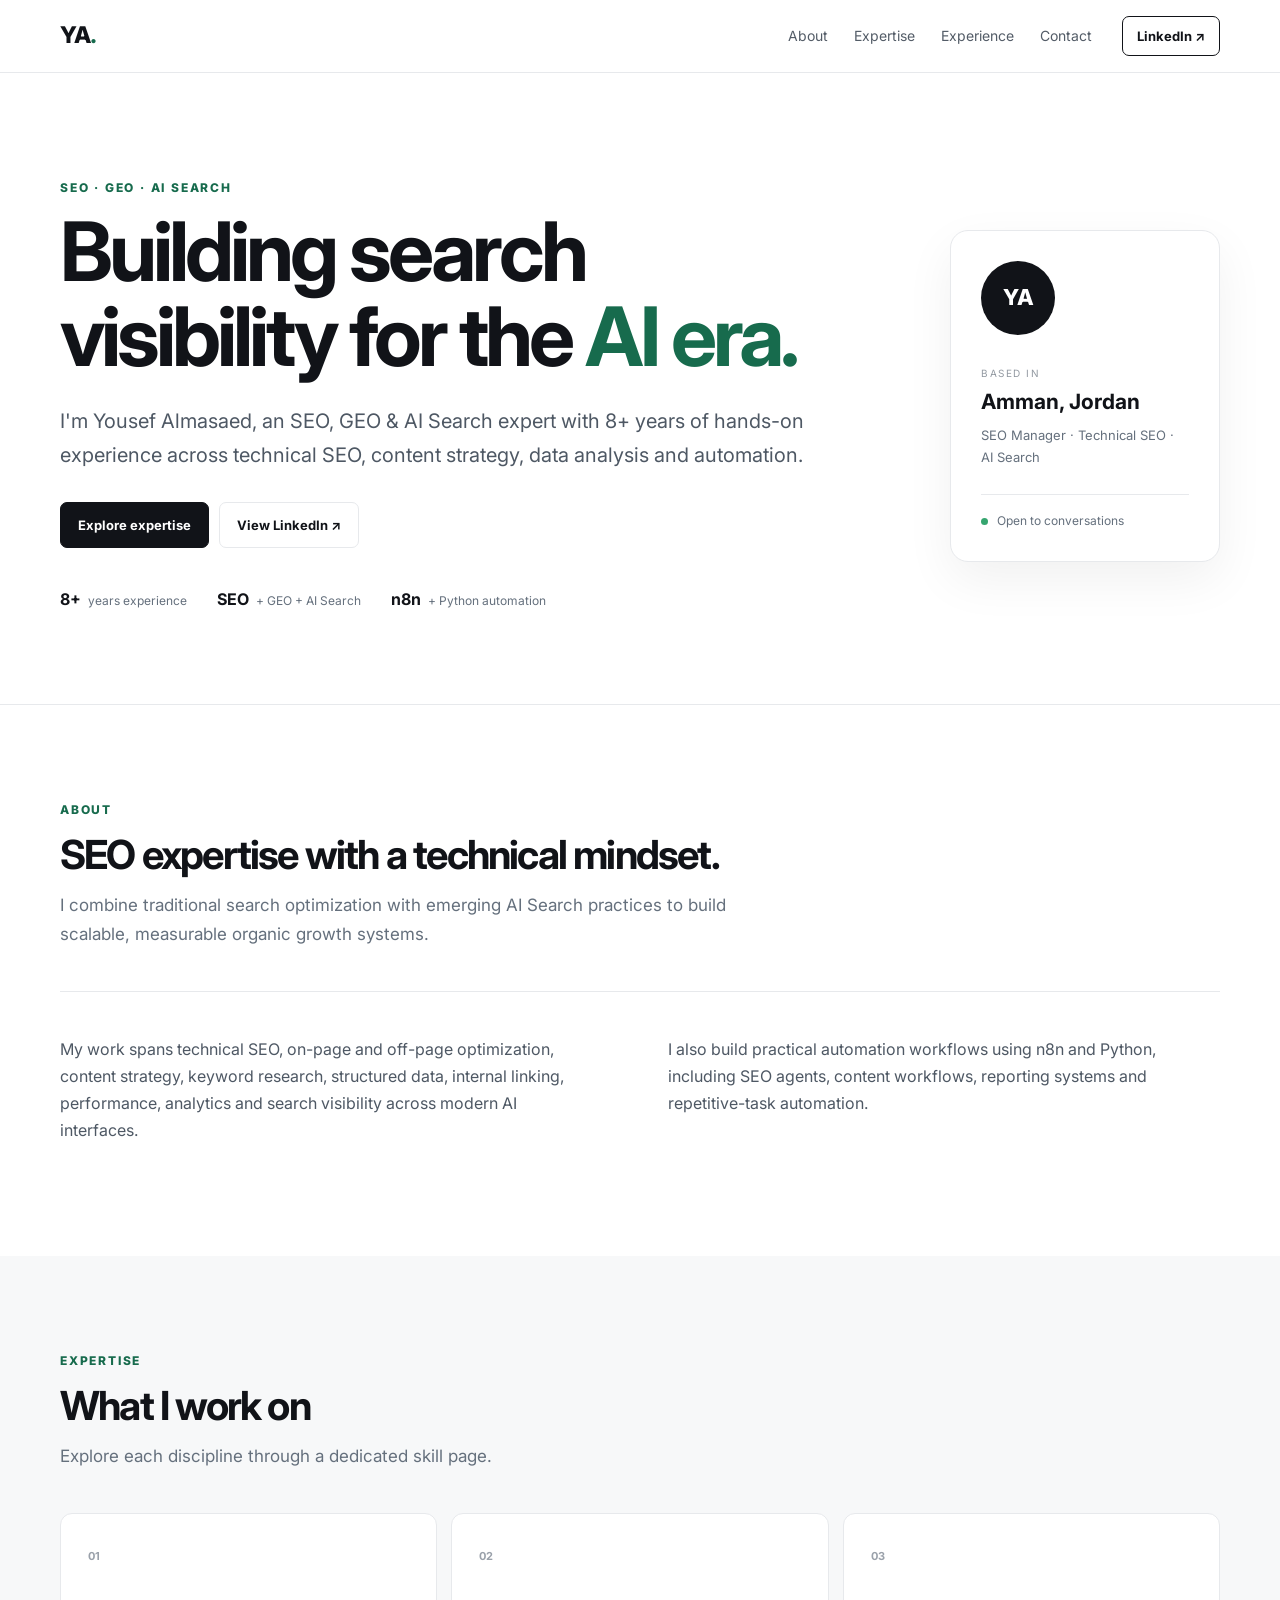
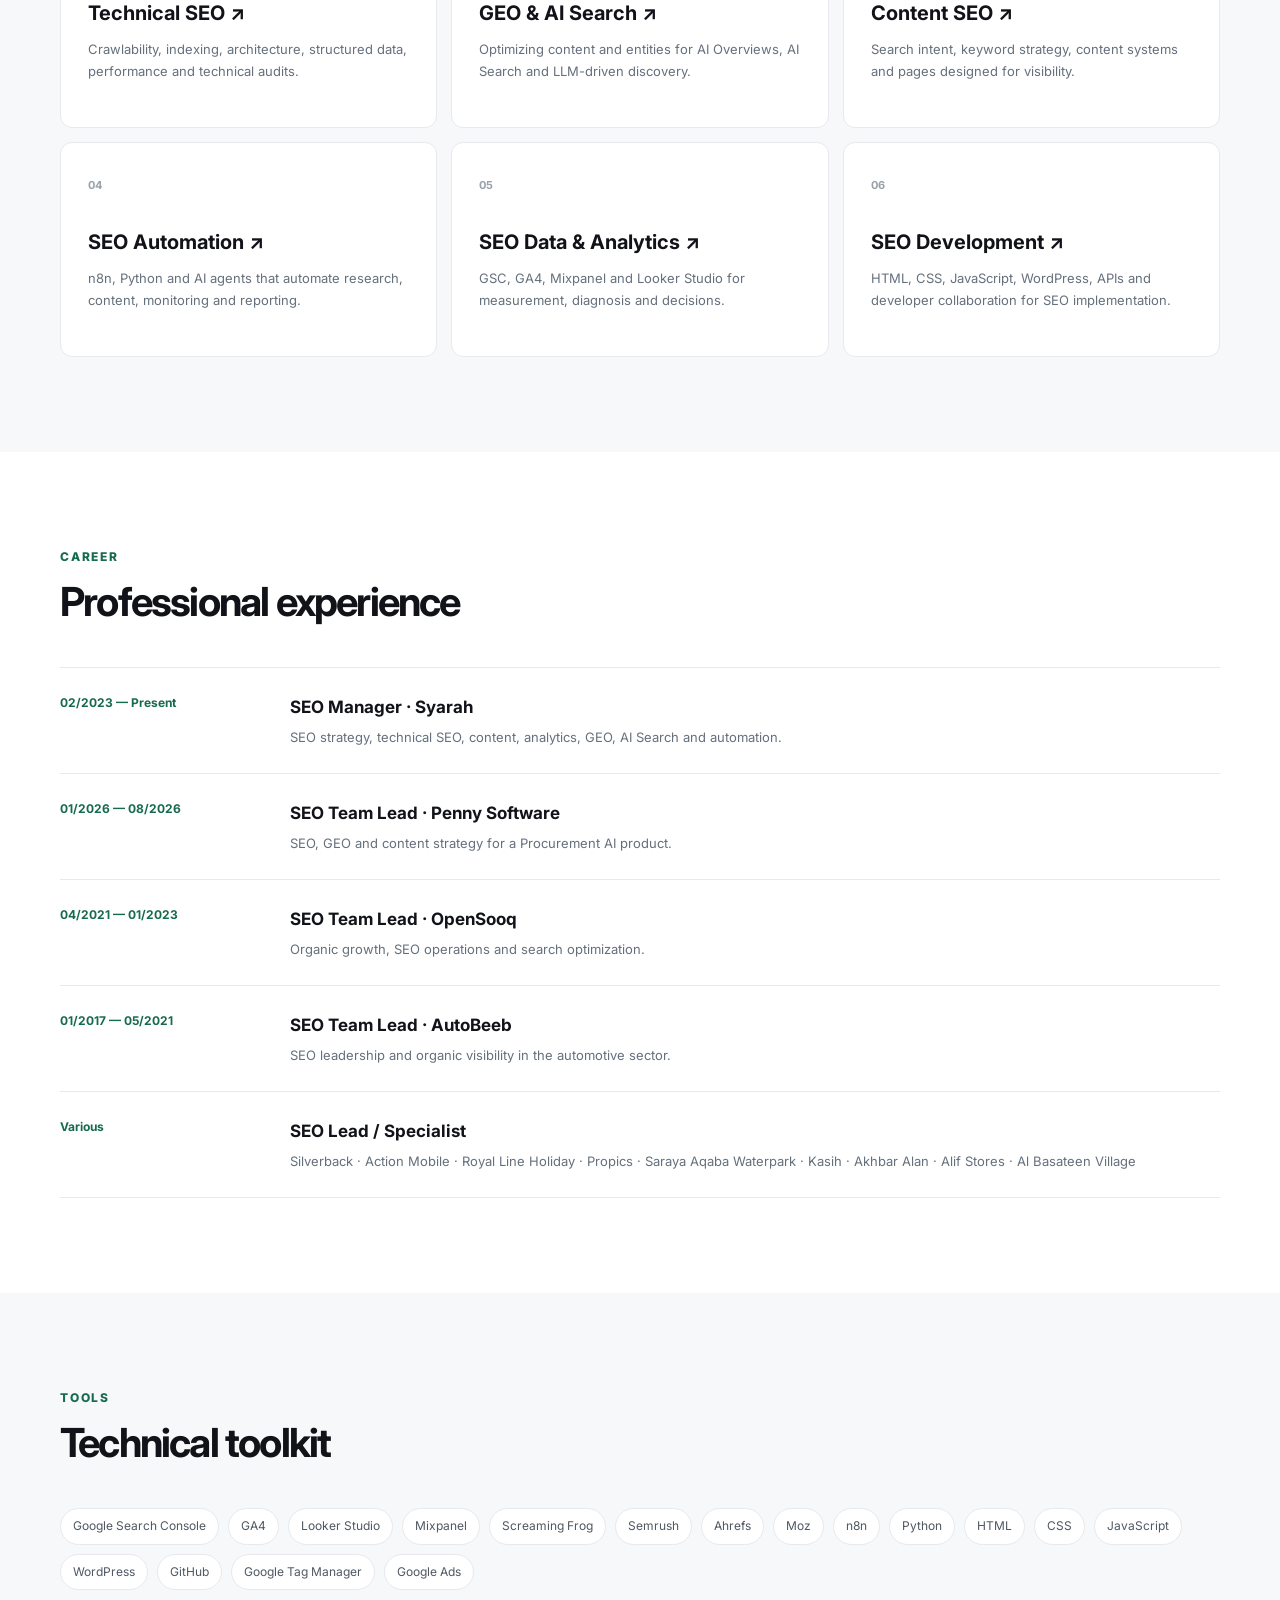
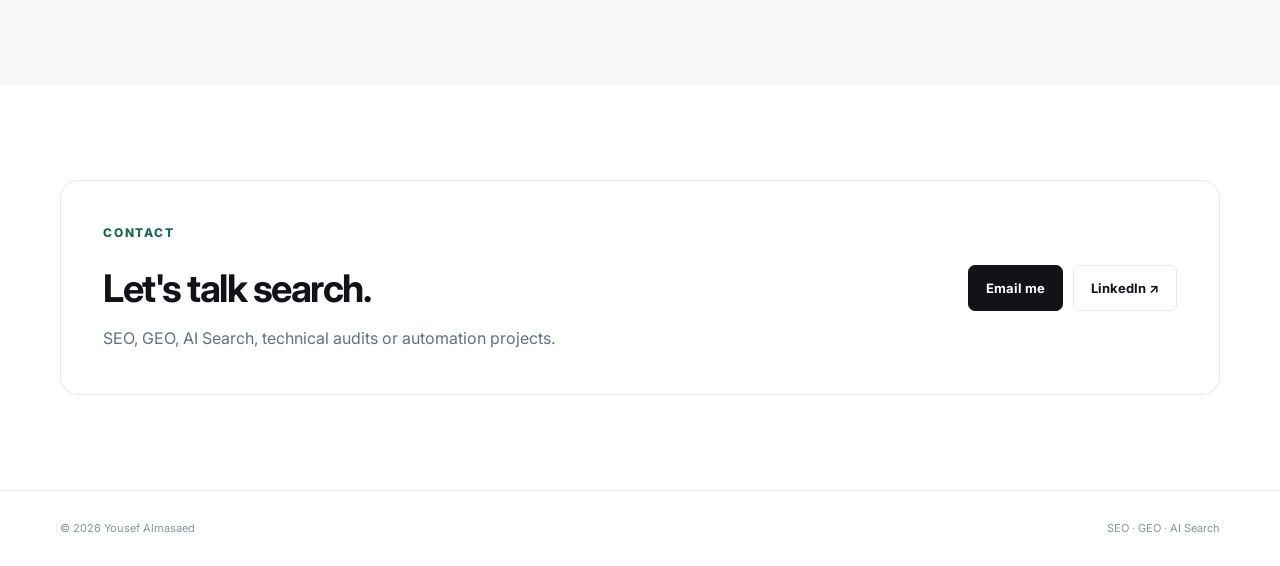
<file: index.html>
<!doctype html>
<html lang="en">
<head>
<meta charset="utf-8"><meta name="viewport" content="width=device-width,initial-scale=1">
<title>Yousef Almasaed | SEO, GEO & AI Search Expert</title>
<meta name="description" content="Yousef Almasaed is an SEO, GEO and AI Search expert specializing in technical SEO, content strategy, LLM optimization, data analysis and SEO automation.">
<link rel="canonical" href="https://yousef-almasaed.github.io/seo-learn-landingpage/">
<meta property="og:title" content="Yousef Almasaed | SEO, GEO & AI Search Expert"><meta property="og:type" content="website">
<link rel="stylesheet" href="style.css">
<script type="application/ld+json">{"@context":"https://schema.org","@type":"Person","name":"Yousef Almasaed","alternateName":"Yousef Sameer Almasaed","jobTitle":"SEO, GEO & AI Search Expert","url":"https://yousef-almasaed.github.io/seo-learn-landingpage/","sameAs":["https://www.linkedin.com/in/yousef-almasaed/"],"address":{"@type":"PostalAddress","addressLocality":"Amman","addressCountry":"JO"},"alumniOf":{"@type":"CollegeOrUniversity","name":"University of Jordan"},"knowsAbout":["SEO","Technical SEO","Generative Engine Optimization","AI Search","LLM Optimization","Content SEO","SEO Automation","Python","n8n","Data Analysis"]}</script>
</head>
<body>
<header class="site-header"><div class="wrap nav"><a class="logo" href="./">YA<span>.</span></a><nav><a href="#about">About</a><a href="#expertise">Expertise</a><a href="#experience">Experience</a><a href="#contact">Contact</a></nav><a class="nav-cta" href="https://www.linkedin.com/in/yousef-almasaed/" target="_blank" rel="noopener">LinkedIn ↗</a></div></header>
<main>
<section class="hero"><div class="wrap hero-grid"><div><p class="eyebrow">SEO · GEO · AI SEARCH</p><h1>Building search visibility for the <em>AI era.</em></h1><p class="hero-copy">I'm Yousef Almasaed, an SEO, GEO & AI Search expert with 8+ years of hands-on experience across technical SEO, content strategy, data analysis and automation.</p><div class="actions"><a class="button dark" href="#expertise">Explore expertise</a><a class="button light" href="https://www.linkedin.com/in/yousef-almasaed/" target="_blank" rel="noopener">View LinkedIn ↗</a></div><div class="proof"><span><b>8+</b> years experience</span><span><b>SEO</b> + GEO + AI Search</span><span><b>n8n</b> + Python automation</span></div></div><div class="hero-card"><div class="monogram">YA</div><p class="card-label">BASED IN</p><h2>Amman, Jordan</h2><p>SEO Manager · Technical SEO · AI Search</p><div class="availability"><i></i> Open to conversations</div></div></div></section>
<section id="about"><div class="wrap"><div class="section-intro"><p class="eyebrow">ABOUT</p><h2>SEO expertise with a technical mindset.</h2><p>I combine traditional search optimization with emerging AI Search practices to build scalable, measurable organic growth systems.</p></div><div class="about-grid"><p>My work spans technical SEO, on-page and off-page optimization, content strategy, keyword research, structured data, internal linking, performance, analytics and search visibility across modern AI interfaces.</p><p>I also build practical automation workflows using n8n and Python, including SEO agents, content workflows, reporting systems and repetitive-task automation.</p></div></div></section>
<section id="expertise" class="soft"><div class="wrap"><div class="section-intro"><p class="eyebrow">EXPERTISE</p><h2>What I work on</h2><p>Explore each discipline through a dedicated skill page.</p></div><div class="skill-grid">
<a class="skill" href="skills/technical-seo.html"><span>01</span><h3>Technical SEO ↗</h3><p>Crawlability, indexing, architecture, structured data, performance and technical audits.</p></a>
<a class="skill" href="skills/geo-ai-search.html"><span>02</span><h3>GEO & AI Search ↗</h3><p>Optimizing content and entities for AI Overviews, AI Search and LLM-driven discovery.</p></a>
<a class="skill" href="skills/content-seo.html"><span>03</span><h3>Content SEO ↗</h3><p>Search intent, keyword strategy, content systems and pages designed for visibility.</p></a>
<a class="skill" href="skills/seo-automation.html"><span>04</span><h3>SEO Automation ↗</h3><p>n8n, Python and AI agents that automate research, content, monitoring and reporting.</p></a>
<a class="skill" href="skills/data-analysis.html"><span>05</span><h3>SEO Data & Analytics ↗</h3><p>GSC, GA4, Mixpanel and Looker Studio for measurement, diagnosis and decisions.</p></a>
<a class="skill" href="skills/seo-development.html"><span>06</span><h3>SEO Development ↗</h3><p>HTML, CSS, JavaScript, WordPress, APIs and developer collaboration for SEO implementation.</p></a>
</div></div></section>
<section id="experience"><div class="wrap"><div class="section-intro"><p class="eyebrow">CAREER</p><h2>Professional experience</h2></div><div class="timeline">
<div class="job"><time>02/2023 — Present</time><div><h3>SEO Manager · Syarah</h3><p>SEO strategy, technical SEO, content, analytics, GEO, AI Search and automation.</p></div></div>
<div class="job"><time>01/2026 — 08/2026</time><div><h3>SEO Team Lead · Penny Software</h3><p>SEO, GEO and content strategy for a Procurement AI product.</p></div></div>
<div class="job"><time>04/2021 — 01/2023</time><div><h3>SEO Team Lead · OpenSooq</h3><p>Organic growth, SEO operations and search optimization.</p></div></div>
<div class="job"><time>01/2017 — 05/2021</time><div><h3>SEO Team Lead · AutoBeeb</h3><p>SEO leadership and organic visibility in the automotive sector.</p></div></div>
<div class="job"><time>Various</time><div><h3>SEO Lead / Specialist</h3><p>Silverback · Action Mobile · Royal Line Holiday · Propics · Saraya Aqaba Waterpark · Kasih · Akhbar Alan · Alif Stores · Al Basateen Village</p></div></div>
</div></div></section>
<section class="soft"><div class="wrap"><div class="section-intro"><p class="eyebrow">TOOLS</p><h2>Technical toolkit</h2></div><div class="tags"><span>Google Search Console</span><span>GA4</span><span>Looker Studio</span><span>Mixpanel</span><span>Screaming Frog</span><span>Semrush</span><span>Ahrefs</span><span>Moz</span><span>n8n</span><span>Python</span><span>HTML</span><span>CSS</span><span>JavaScript</span><span>WordPress</span><span>GitHub</span><span>Google Tag Manager</span><span>Google Ads</span></div></div></section>
<section id="contact"><div class="wrap"><div class="contact"><div><p class="eyebrow">CONTACT</p><h2>Let's talk search.</h2><p>SEO, GEO, AI Search, technical audits or automation projects.</p></div><div class="actions"><a class="button dark" href="mailto:yousef.almasaed@gmail.com">Email me</a><a class="button light" href="https://www.linkedin.com/in/yousef-almasaed/" target="_blank" rel="noopener">LinkedIn ↗</a></div></div></div></section>
</main><footer><div class="wrap footer"><span>© 2026 Yousef Almasaed</span><span>SEO · GEO · AI Search</span></div></footer>
<script>const observer=new IntersectionObserver(e=>e.forEach(x=>x.isIntersecting&&x.target.classList.add("visible")),{threshold:.08});document.querySelectorAll(".skill,.job,.section-intro").forEach(x=>observer.observe(x));</script>
</body></html>
</file>
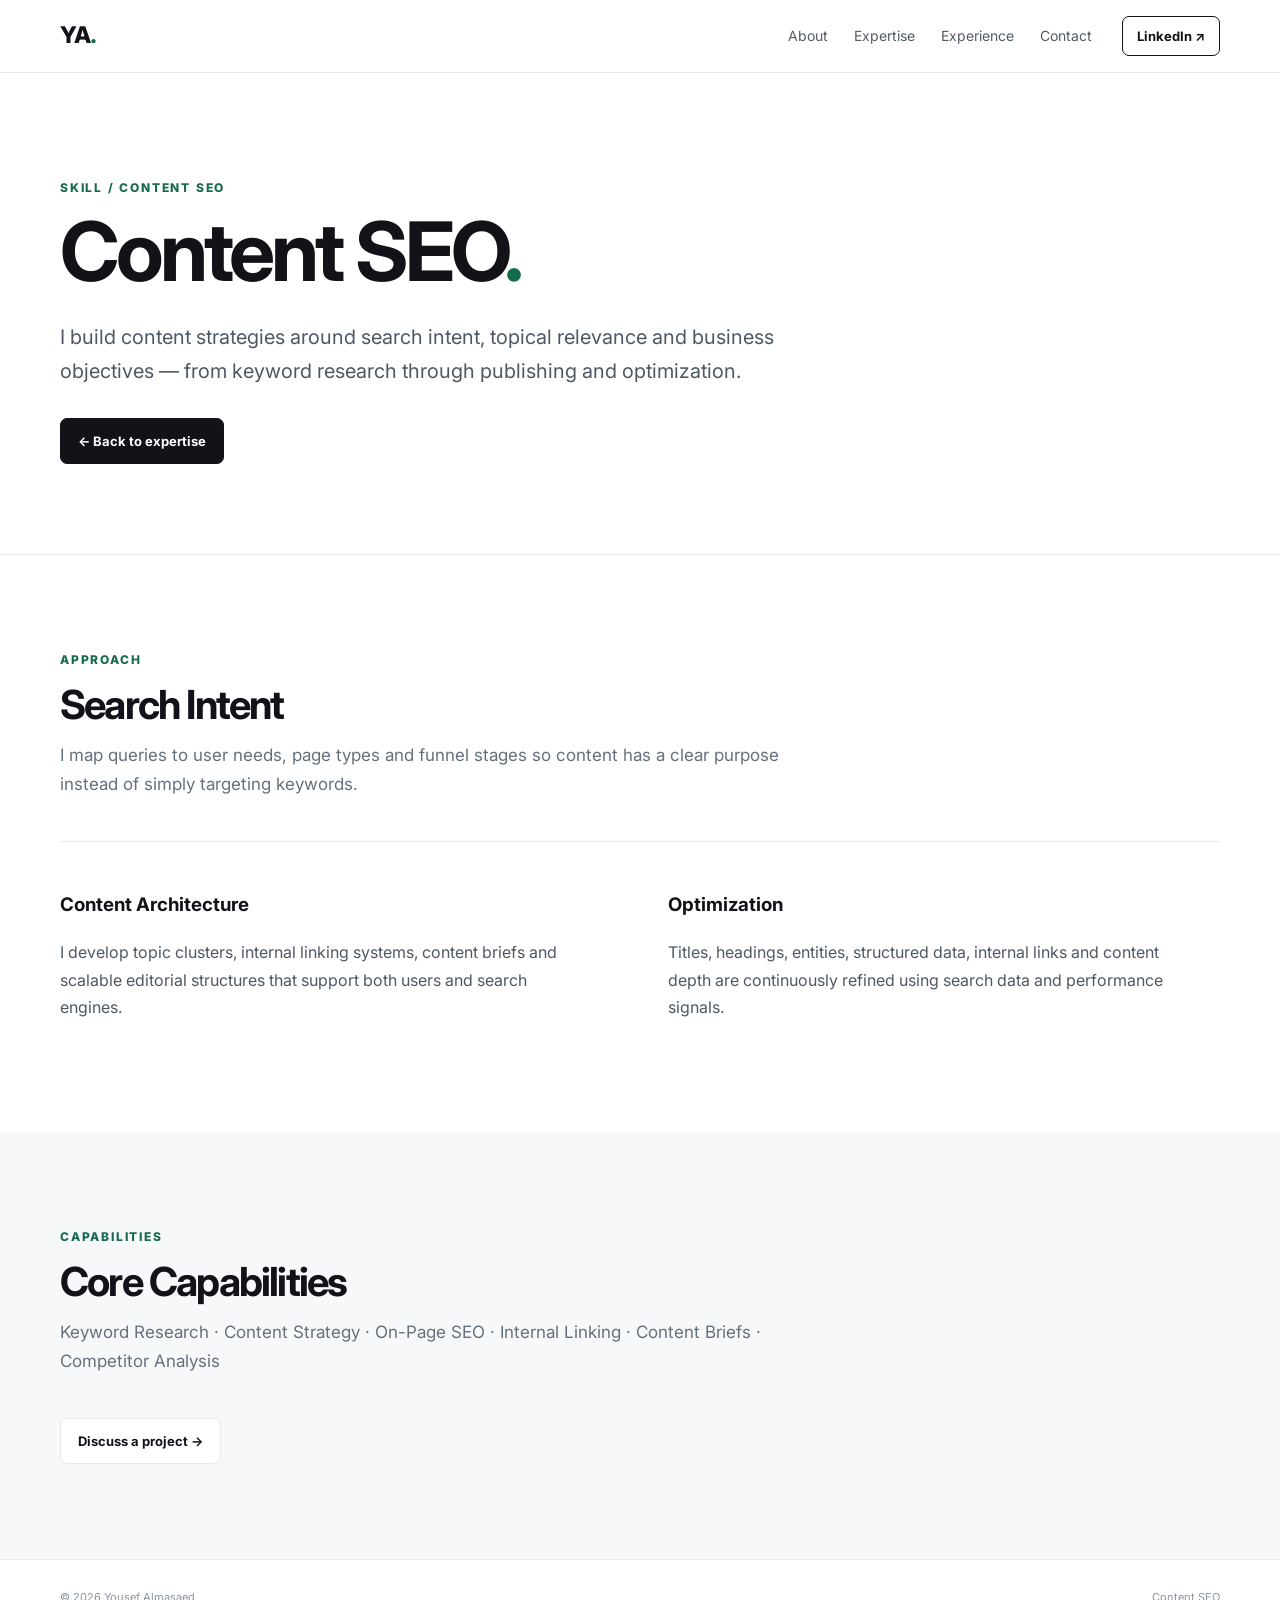
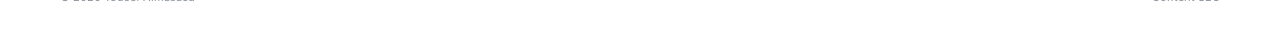
<file: skills/content-seo.html>
<!doctype html><html lang="en"><head><meta charset="utf-8"><meta name="viewport" content="width=device-width,initial-scale=1"><title>Content SEO | Yousef Almasaed</title><meta name="description" content="I build content strategies around search intent, topical relevance and business objectives — from keyword research through publishing and optimization."><link rel="canonical" href="https://yousef-almasaed.github.io/seo-learn-landingpage/skills/content-seo.html"><link rel="stylesheet" href="../style.css"></head><body><header class="site-header"><div class="wrap nav"><a class="logo" href="../">YA<span>.</span></a><nav><a href="../#about">About</a><a href="../#expertise">Expertise</a><a href="../#experience">Experience</a><a href="../#contact">Contact</a></nav><a class="nav-cta" href="https://www.linkedin.com/in/yousef-almasaed/" target="_blank" rel="noopener">LinkedIn ↗</a></div></header><main><section class="hero"><div class="wrap"><p class="eyebrow">SKILL / CONTENT SEO</p><h1>Content SEO<em>.</em></h1><p class="hero-copy">I build content strategies around search intent, topical relevance and business objectives — from keyword research through publishing and optimization.</p><a class="button dark" href="../#expertise">← Back to expertise</a></div></section><section><div class="wrap"><div class="section-intro visible"><p class="eyebrow">APPROACH</p><h2>Search Intent</h2><p>I map queries to user needs, page types and funnel stages so content has a clear purpose instead of simply targeting keywords.</p></div><div class="about-grid"><div><h3>Content Architecture</h3><p>I develop topic clusters, internal linking systems, content briefs and scalable editorial structures that support both users and search engines.</p></div><div><h3>Optimization</h3><p>Titles, headings, entities, structured data, internal links and content depth are continuously refined using search data and performance signals.</p></div></div></div></section><section class="soft"><div class="wrap"><div class="section-intro visible"><p class="eyebrow">CAPABILITIES</p><h2>Core Capabilities</h2><p>Keyword Research · Content Strategy · On-Page SEO · Internal Linking · Content Briefs · Competitor Analysis</p></div><a class="button light" href="mailto:yousef.almasaed@gmail.com">Discuss a project →</a></div></section></main><footer><div class="wrap footer"><span>© 2026 Yousef Almasaed</span><span>Content SEO</span></div></footer></body></html>
</file>
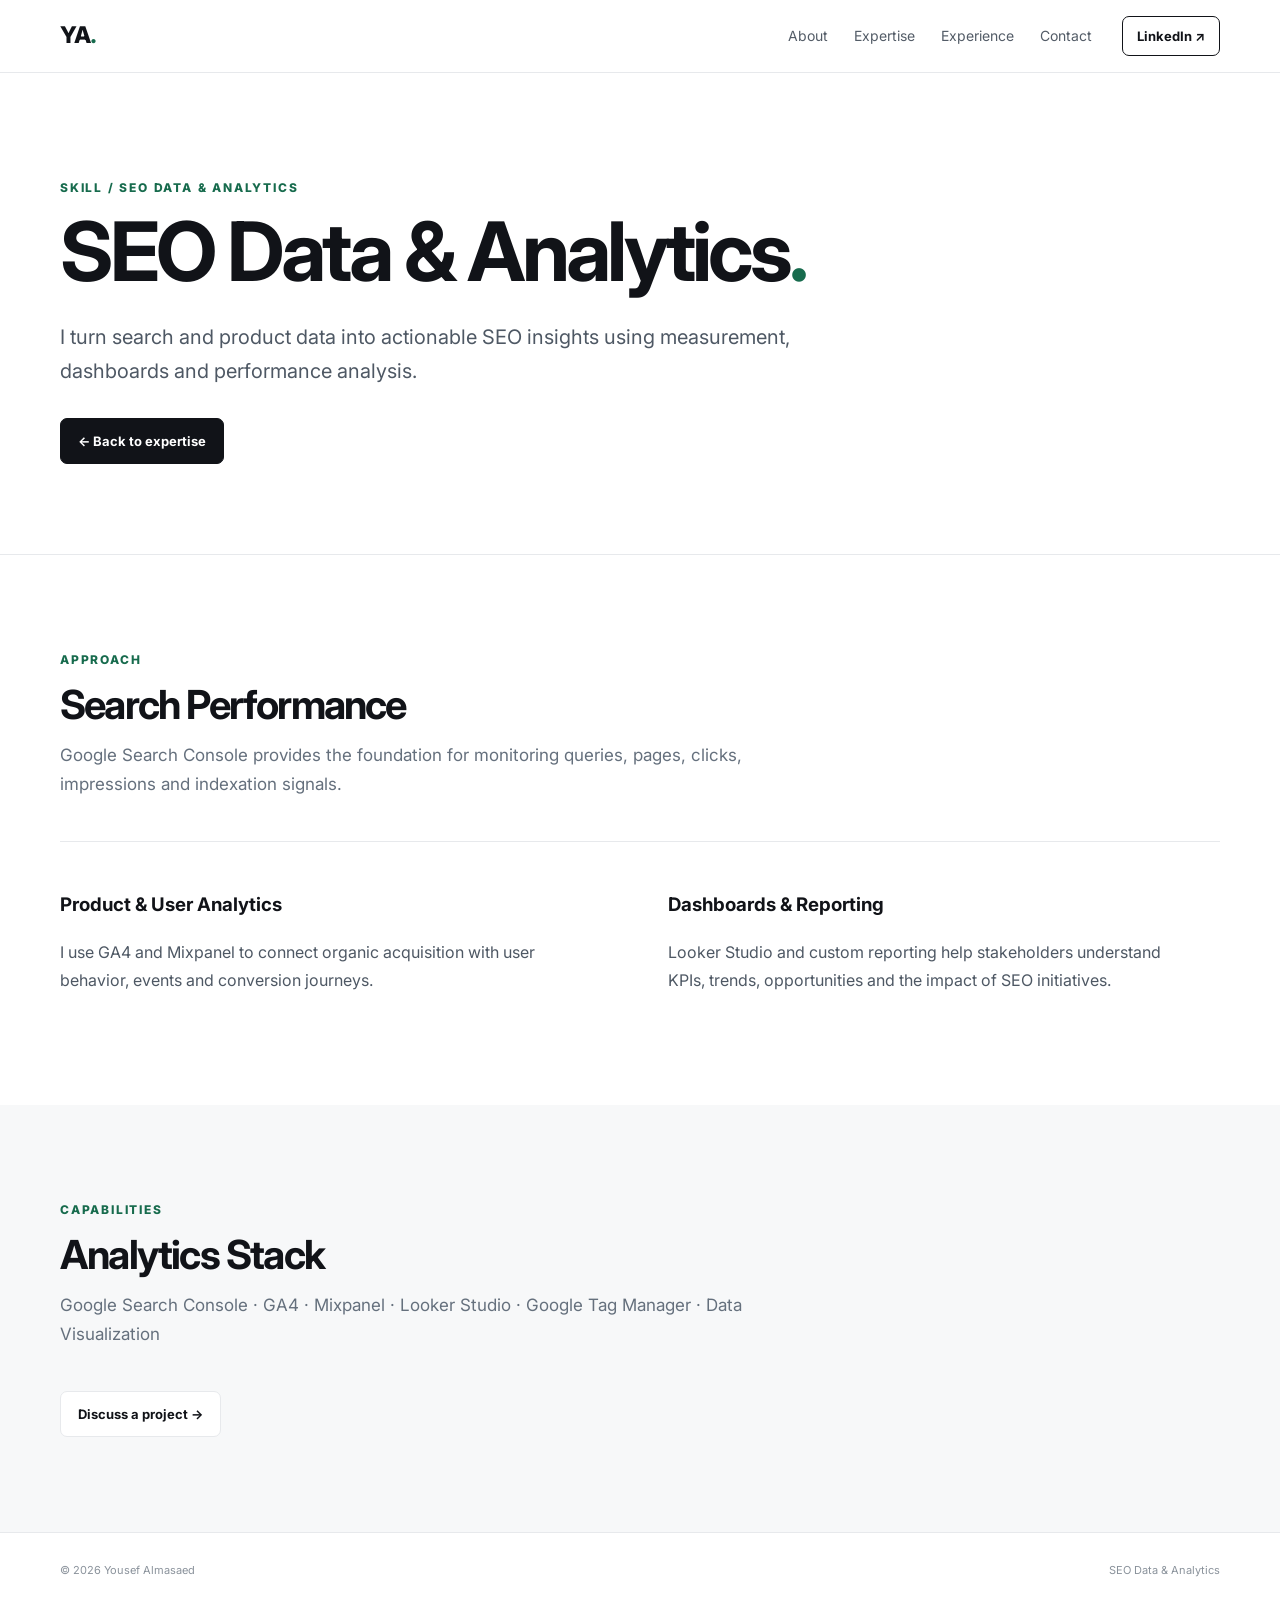
<file: skills/data-analysis.html>
<!doctype html><html lang="en"><head><meta charset="utf-8"><meta name="viewport" content="width=device-width,initial-scale=1"><title>SEO Data & Analytics | Yousef Almasaed</title><meta name="description" content="I turn search and product data into actionable SEO insights using measurement, dashboards and performance analysis."><link rel="canonical" href="https://yousef-almasaed.github.io/seo-learn-landingpage/skills/data-analysis.html"><link rel="stylesheet" href="../style.css"></head><body><header class="site-header"><div class="wrap nav"><a class="logo" href="../">YA<span>.</span></a><nav><a href="../#about">About</a><a href="../#expertise">Expertise</a><a href="../#experience">Experience</a><a href="../#contact">Contact</a></nav><a class="nav-cta" href="https://www.linkedin.com/in/yousef-almasaed/" target="_blank" rel="noopener">LinkedIn ↗</a></div></header><main><section class="hero"><div class="wrap"><p class="eyebrow">SKILL / SEO DATA & ANALYTICS</p><h1>SEO Data & Analytics<em>.</em></h1><p class="hero-copy">I turn search and product data into actionable SEO insights using measurement, dashboards and performance analysis.</p><a class="button dark" href="../#expertise">← Back to expertise</a></div></section><section><div class="wrap"><div class="section-intro visible"><p class="eyebrow">APPROACH</p><h2>Search Performance</h2><p>Google Search Console provides the foundation for monitoring queries, pages, clicks, impressions and indexation signals.</p></div><div class="about-grid"><div><h3>Product & User Analytics</h3><p>I use GA4 and Mixpanel to connect organic acquisition with user behavior, events and conversion journeys.</p></div><div><h3>Dashboards & Reporting</h3><p>Looker Studio and custom reporting help stakeholders understand KPIs, trends, opportunities and the impact of SEO initiatives.</p></div></div></div></section><section class="soft"><div class="wrap"><div class="section-intro visible"><p class="eyebrow">CAPABILITIES</p><h2>Analytics Stack</h2><p>Google Search Console · GA4 · Mixpanel · Looker Studio · Google Tag Manager · Data Visualization</p></div><a class="button light" href="mailto:yousef.almasaed@gmail.com">Discuss a project →</a></div></section></main><footer><div class="wrap footer"><span>© 2026 Yousef Almasaed</span><span>SEO Data & Analytics</span></div></footer></body></html>
</file>
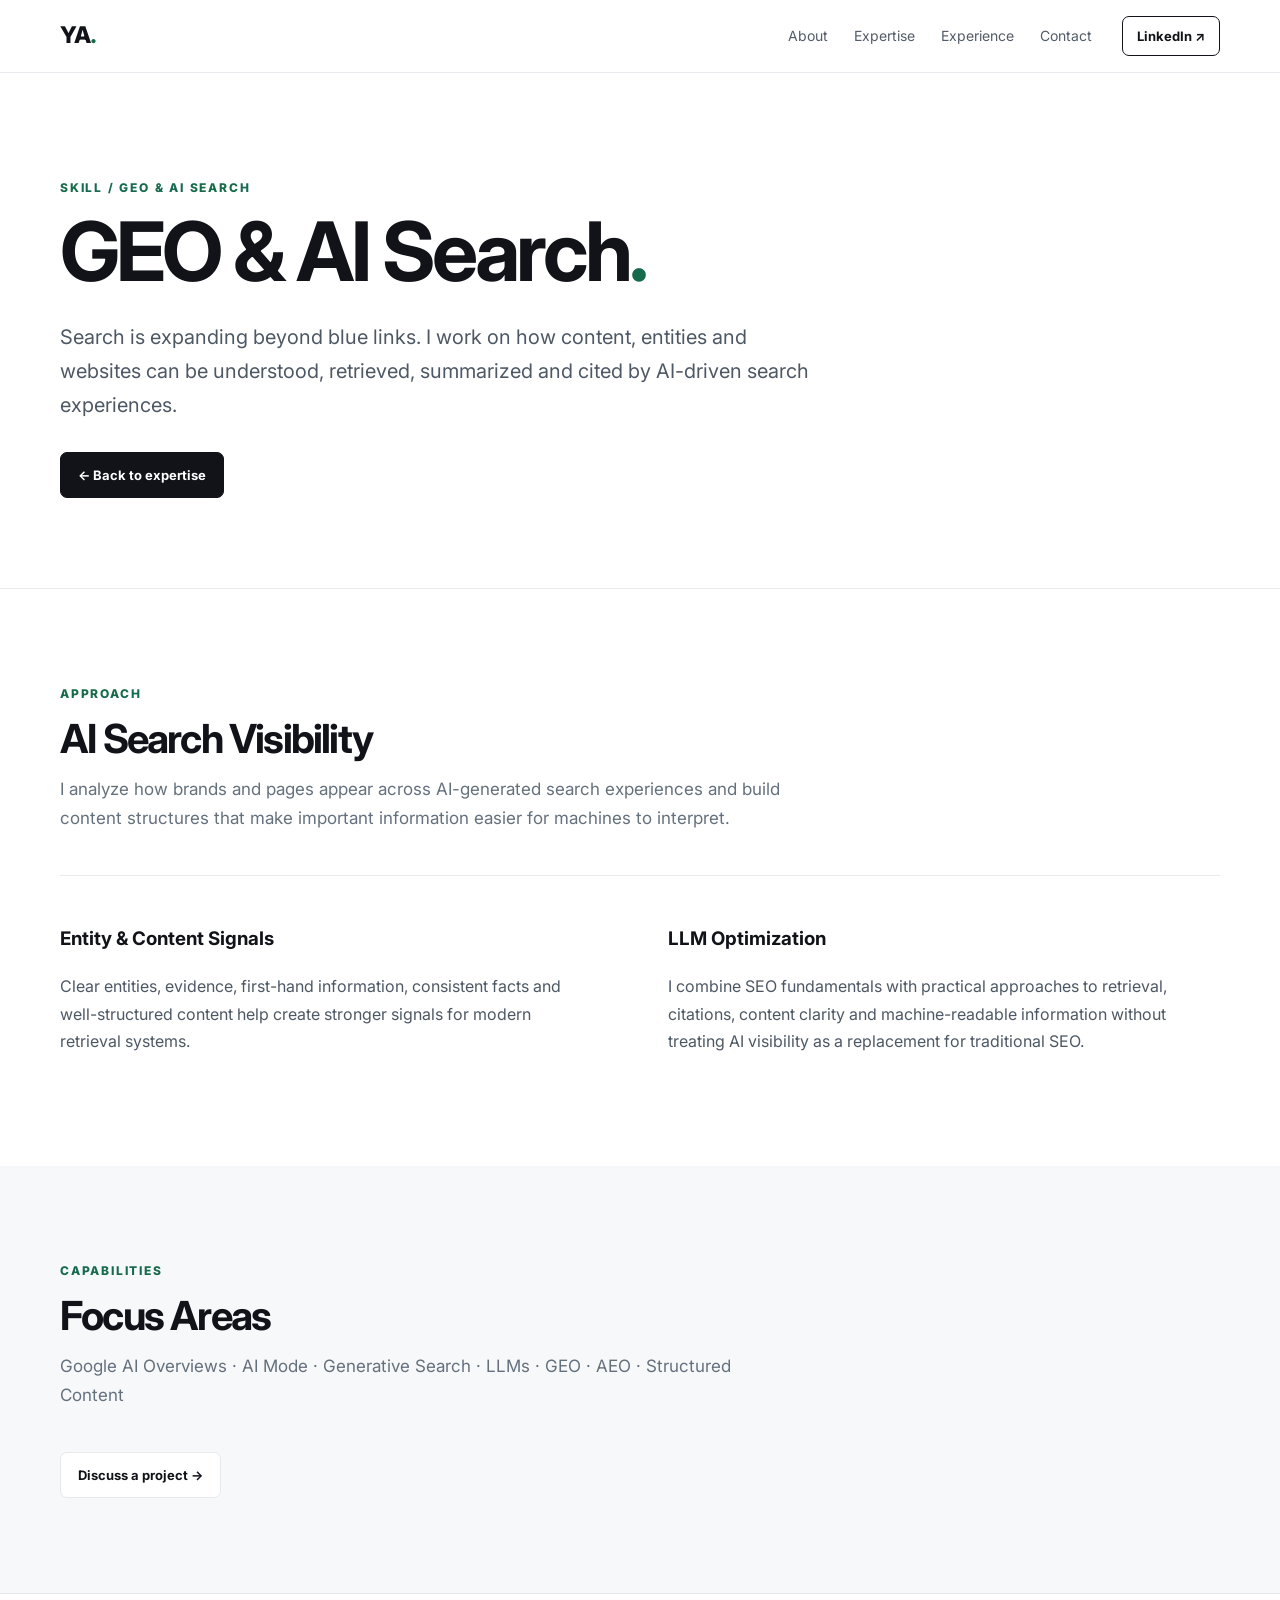
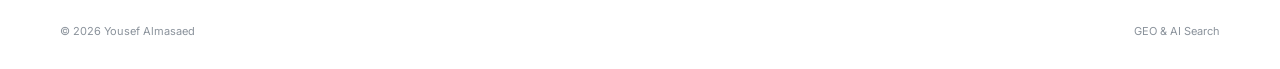
<file: skills/geo-ai-search.html>
<!doctype html><html lang="en"><head><meta charset="utf-8"><meta name="viewport" content="width=device-width,initial-scale=1"><title>GEO & AI Search | Yousef Almasaed</title><meta name="description" content="Search is expanding beyond blue links. I work on how content, entities and websites can be understood, retrieved, summarized and cited by AI-driven search experiences."><link rel="canonical" href="https://yousef-almasaed.github.io/seo-learn-landingpage/skills/geo-ai-search.html"><link rel="stylesheet" href="../style.css"></head><body><header class="site-header"><div class="wrap nav"><a class="logo" href="../">YA<span>.</span></a><nav><a href="../#about">About</a><a href="../#expertise">Expertise</a><a href="../#experience">Experience</a><a href="../#contact">Contact</a></nav><a class="nav-cta" href="https://www.linkedin.com/in/yousef-almasaed/" target="_blank" rel="noopener">LinkedIn ↗</a></div></header><main><section class="hero"><div class="wrap"><p class="eyebrow">SKILL / GEO & AI SEARCH</p><h1>GEO & AI Search<em>.</em></h1><p class="hero-copy">Search is expanding beyond blue links. I work on how content, entities and websites can be understood, retrieved, summarized and cited by AI-driven search experiences.</p><a class="button dark" href="../#expertise">← Back to expertise</a></div></section><section><div class="wrap"><div class="section-intro visible"><p class="eyebrow">APPROACH</p><h2>AI Search Visibility</h2><p>I analyze how brands and pages appear across AI-generated search experiences and build content structures that make important information easier for machines to interpret.</p></div><div class="about-grid"><div><h3>Entity & Content Signals</h3><p>Clear entities, evidence, first-hand information, consistent facts and well-structured content help create stronger signals for modern retrieval systems.</p></div><div><h3>LLM Optimization</h3><p>I combine SEO fundamentals with practical approaches to retrieval, citations, content clarity and machine-readable information without treating AI visibility as a replacement for traditional SEO.</p></div></div></div></section><section class="soft"><div class="wrap"><div class="section-intro visible"><p class="eyebrow">CAPABILITIES</p><h2>Focus Areas</h2><p>Google AI Overviews · AI Mode · Generative Search · LLMs · GEO · AEO · Structured Content</p></div><a class="button light" href="mailto:yousef.almasaed@gmail.com">Discuss a project →</a></div></section></main><footer><div class="wrap footer"><span>© 2026 Yousef Almasaed</span><span>GEO & AI Search</span></div></footer></body></html>
</file>
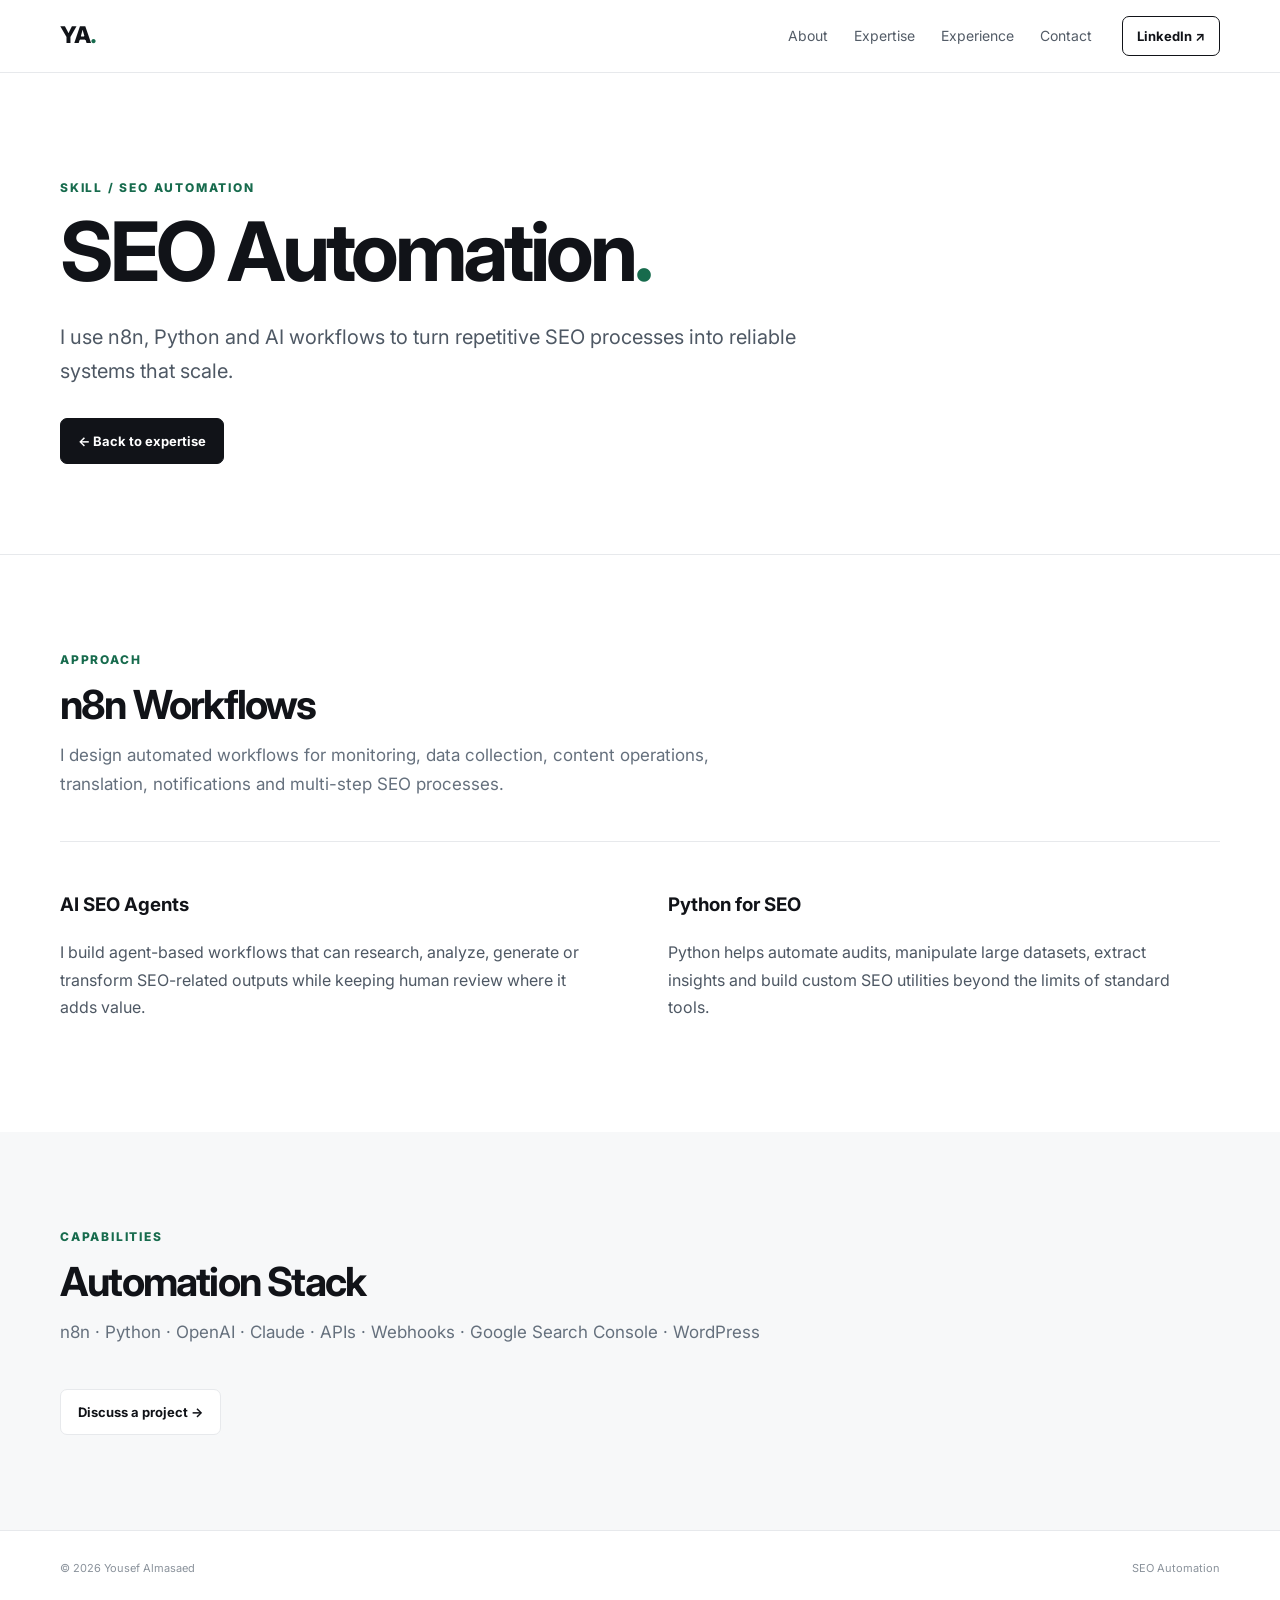
<file: skills/seo-automation.html>
<!doctype html><html lang="en"><head><meta charset="utf-8"><meta name="viewport" content="width=device-width,initial-scale=1"><title>SEO Automation | Yousef Almasaed</title><meta name="description" content="I use n8n, Python and AI workflows to turn repetitive SEO processes into reliable systems that scale."><link rel="canonical" href="https://yousef-almasaed.github.io/seo-learn-landingpage/skills/seo-automation.html"><link rel="stylesheet" href="../style.css"></head><body><header class="site-header"><div class="wrap nav"><a class="logo" href="../">YA<span>.</span></a><nav><a href="../#about">About</a><a href="../#expertise">Expertise</a><a href="../#experience">Experience</a><a href="../#contact">Contact</a></nav><a class="nav-cta" href="https://www.linkedin.com/in/yousef-almasaed/" target="_blank" rel="noopener">LinkedIn ↗</a></div></header><main><section class="hero"><div class="wrap"><p class="eyebrow">SKILL / SEO AUTOMATION</p><h1>SEO Automation<em>.</em></h1><p class="hero-copy">I use n8n, Python and AI workflows to turn repetitive SEO processes into reliable systems that scale.</p><a class="button dark" href="../#expertise">← Back to expertise</a></div></section><section><div class="wrap"><div class="section-intro visible"><p class="eyebrow">APPROACH</p><h2>n8n Workflows</h2><p>I design automated workflows for monitoring, data collection, content operations, translation, notifications and multi-step SEO processes.</p></div><div class="about-grid"><div><h3>AI SEO Agents</h3><p>I build agent-based workflows that can research, analyze, generate or transform SEO-related outputs while keeping human review where it adds value.</p></div><div><h3>Python for SEO</h3><p>Python helps automate audits, manipulate large datasets, extract insights and build custom SEO utilities beyond the limits of standard tools.</p></div></div></div></section><section class="soft"><div class="wrap"><div class="section-intro visible"><p class="eyebrow">CAPABILITIES</p><h2>Automation Stack</h2><p>n8n · Python · OpenAI · Claude · APIs · Webhooks · Google Search Console · WordPress</p></div><a class="button light" href="mailto:yousef.almasaed@gmail.com">Discuss a project →</a></div></section></main><footer><div class="wrap footer"><span>© 2026 Yousef Almasaed</span><span>SEO Automation</span></div></footer></body></html>
</file>
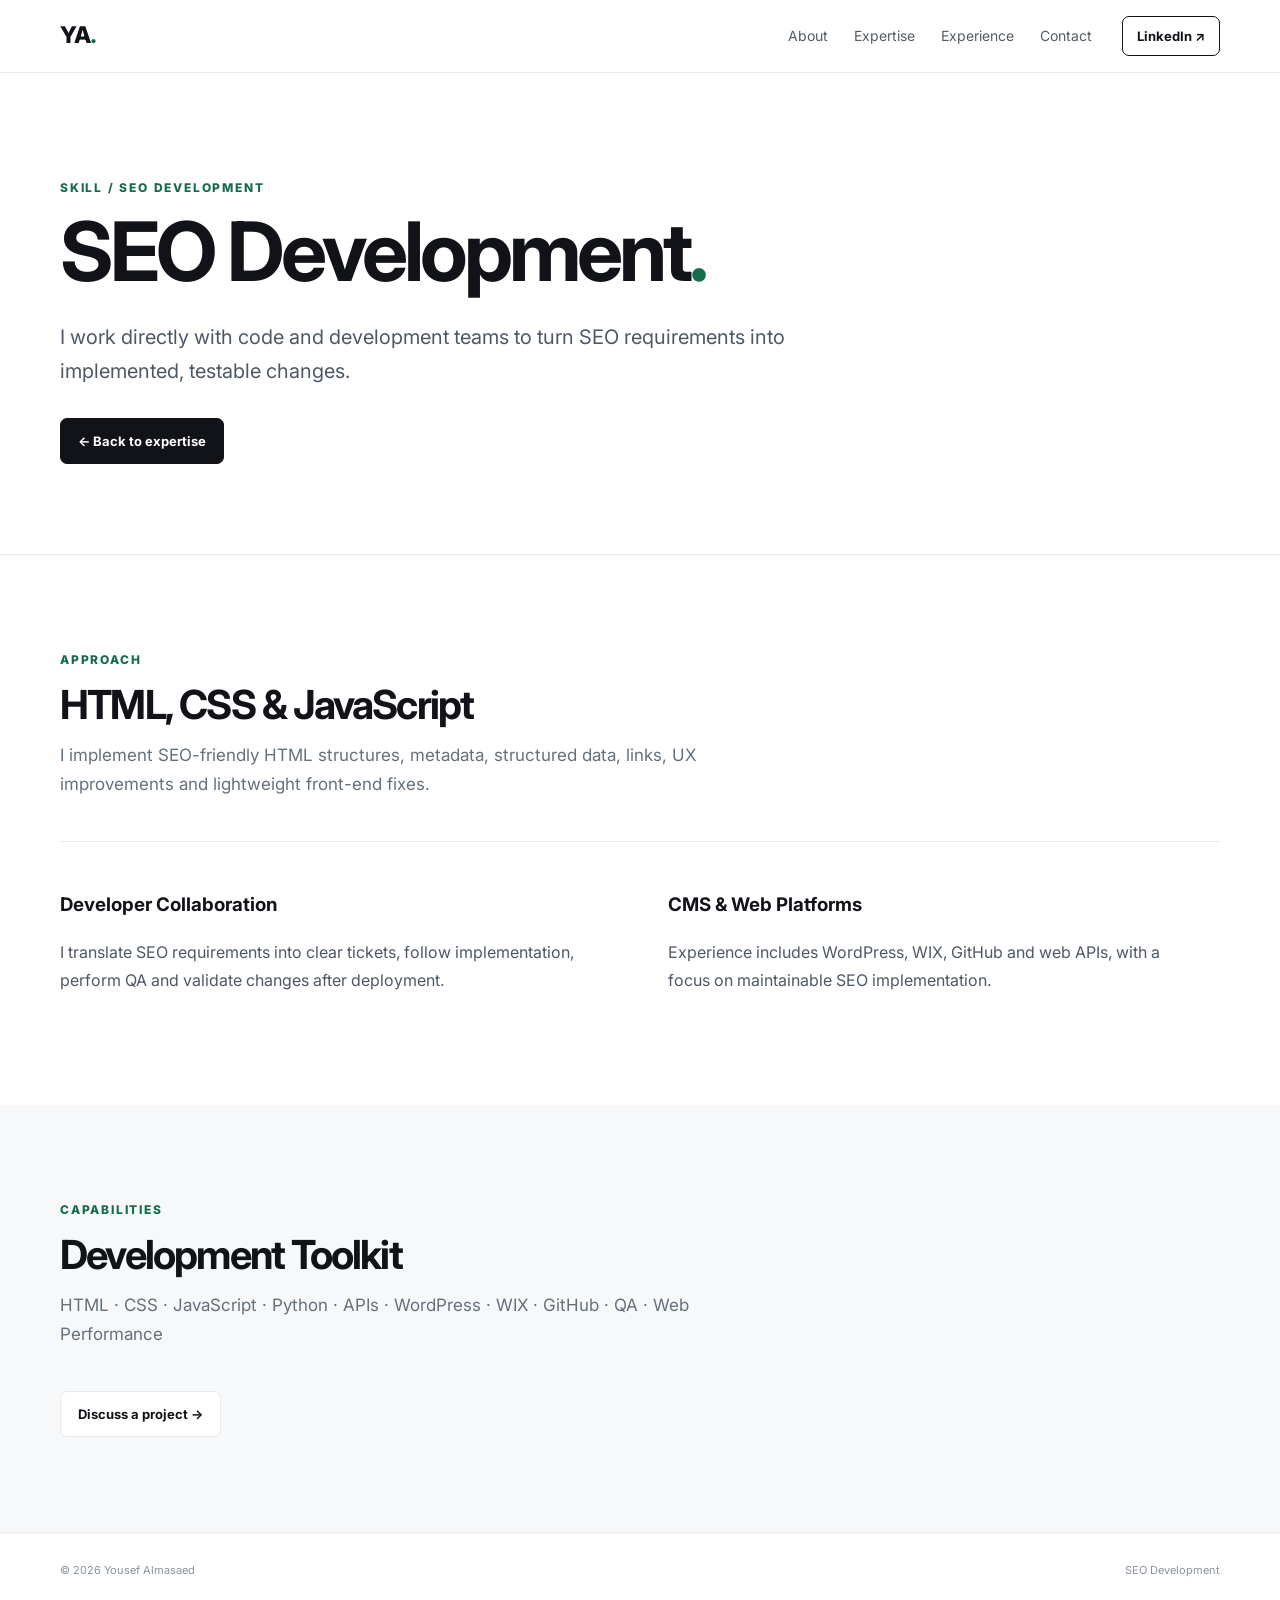
<file: skills/seo-development.html>
<!doctype html><html lang="en"><head><meta charset="utf-8"><meta name="viewport" content="width=device-width,initial-scale=1"><title>SEO Development | Yousef Almasaed</title><meta name="description" content="I work directly with code and development teams to turn SEO requirements into implemented, testable changes."><link rel="canonical" href="https://yousef-almasaed.github.io/seo-learn-landingpage/skills/seo-development.html"><link rel="stylesheet" href="../style.css"></head><body><header class="site-header"><div class="wrap nav"><a class="logo" href="../">YA<span>.</span></a><nav><a href="../#about">About</a><a href="../#expertise">Expertise</a><a href="../#experience">Experience</a><a href="../#contact">Contact</a></nav><a class="nav-cta" href="https://www.linkedin.com/in/yousef-almasaed/" target="_blank" rel="noopener">LinkedIn ↗</a></div></header><main><section class="hero"><div class="wrap"><p class="eyebrow">SKILL / SEO DEVELOPMENT</p><h1>SEO Development<em>.</em></h1><p class="hero-copy">I work directly with code and development teams to turn SEO requirements into implemented, testable changes.</p><a class="button dark" href="../#expertise">← Back to expertise</a></div></section><section><div class="wrap"><div class="section-intro visible"><p class="eyebrow">APPROACH</p><h2>HTML, CSS & JavaScript</h2><p>I implement SEO-friendly HTML structures, metadata, structured data, links, UX improvements and lightweight front-end fixes.</p></div><div class="about-grid"><div><h3>Developer Collaboration</h3><p>I translate SEO requirements into clear tickets, follow implementation, perform QA and validate changes after deployment.</p></div><div><h3>CMS & Web Platforms</h3><p>Experience includes WordPress, WIX, GitHub and web APIs, with a focus on maintainable SEO implementation.</p></div></div></div></section><section class="soft"><div class="wrap"><div class="section-intro visible"><p class="eyebrow">CAPABILITIES</p><h2>Development Toolkit</h2><p>HTML · CSS · JavaScript · Python · APIs · WordPress · WIX · GitHub · QA · Web Performance</p></div><a class="button light" href="mailto:yousef.almasaed@gmail.com">Discuss a project →</a></div></section></main><footer><div class="wrap footer"><span>© 2026 Yousef Almasaed</span><span>SEO Development</span></div></footer></body></html>
</file>
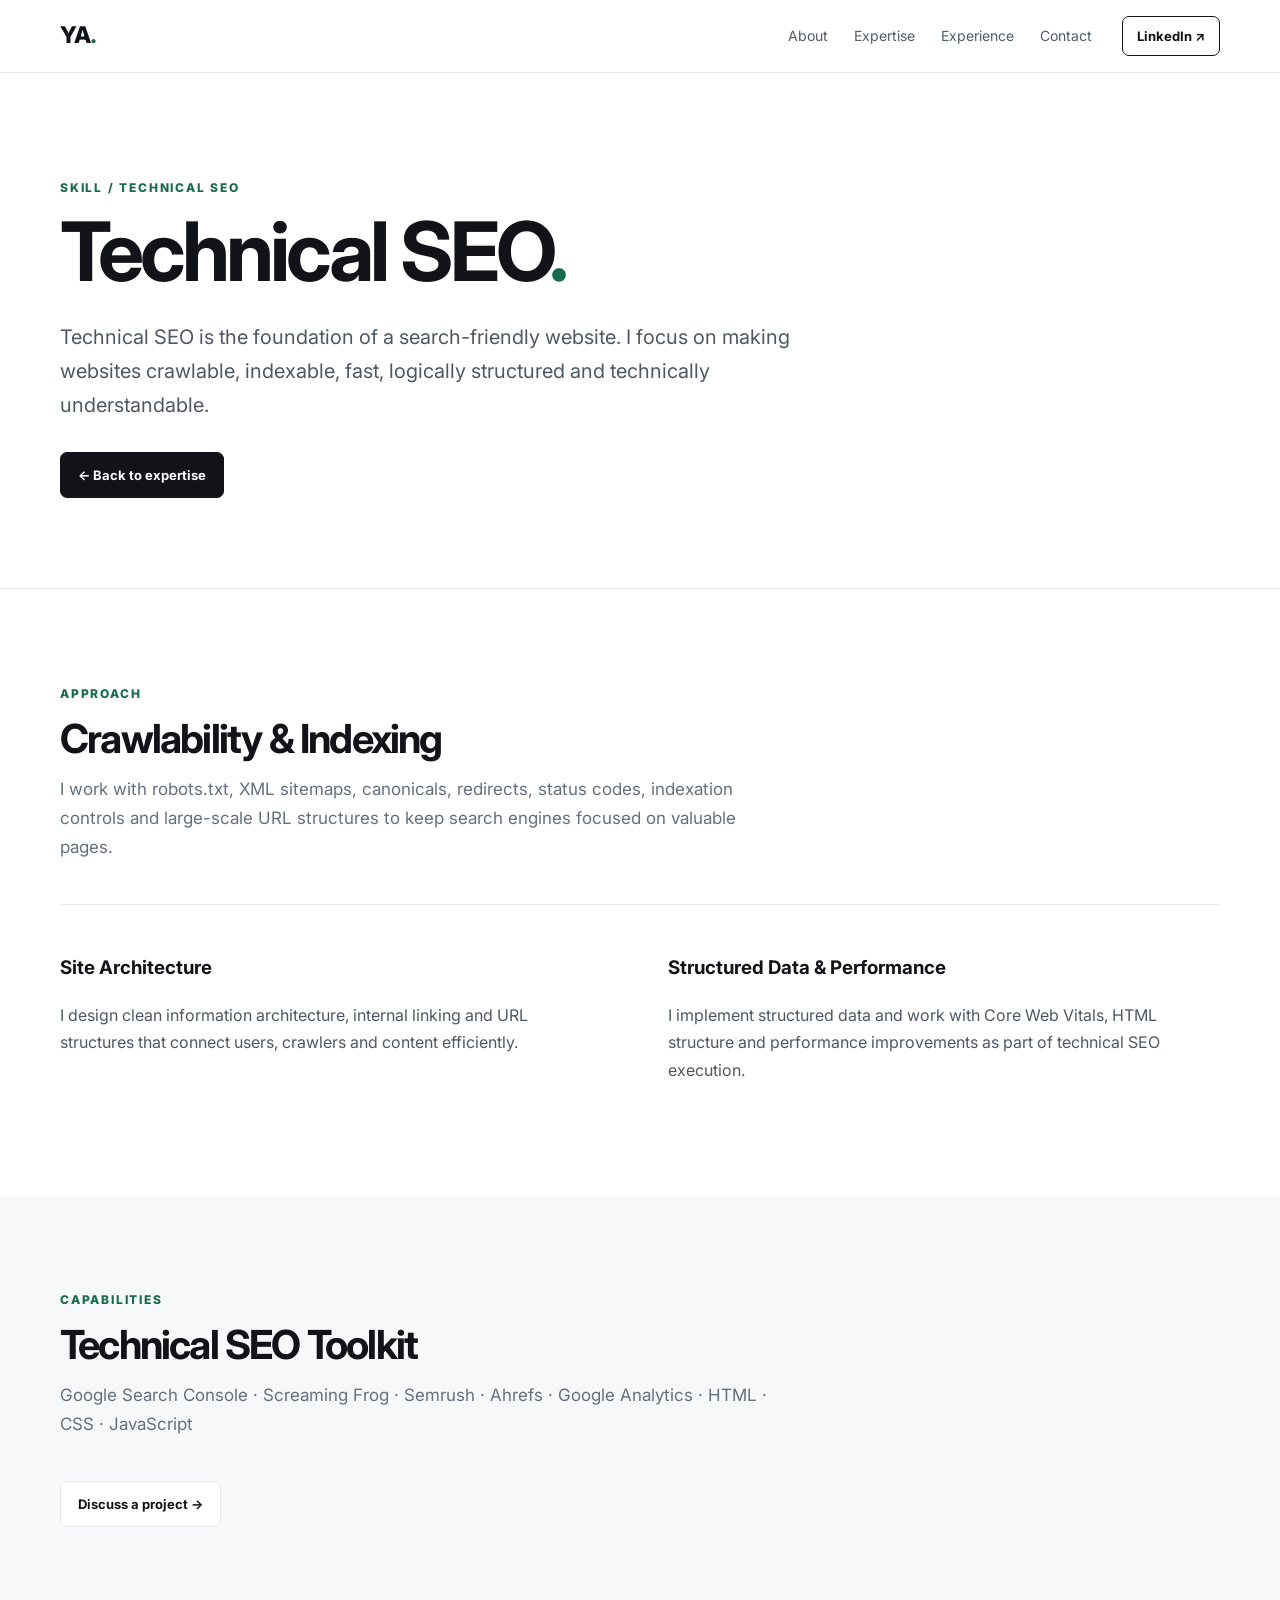
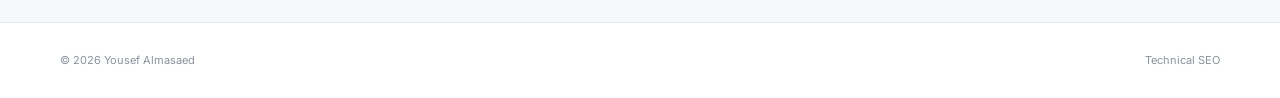
<file: skills/technical-seo.html>
<!doctype html><html lang="en"><head><meta charset="utf-8"><meta name="viewport" content="width=device-width,initial-scale=1"><title>Technical SEO | Yousef Almasaed</title><meta name="description" content="Technical SEO is the foundation of a search-friendly website. I focus on making websites crawlable, indexable, fast, logically structured and technically understandable."><link rel="canonical" href="https://yousef-almasaed.github.io/seo-learn-landingpage/skills/technical-seo.html"><link rel="stylesheet" href="../style.css"></head><body><header class="site-header"><div class="wrap nav"><a class="logo" href="../">YA<span>.</span></a><nav><a href="../#about">About</a><a href="../#expertise">Expertise</a><a href="../#experience">Experience</a><a href="../#contact">Contact</a></nav><a class="nav-cta" href="https://www.linkedin.com/in/yousef-almasaed/" target="_blank" rel="noopener">LinkedIn ↗</a></div></header><main><section class="hero"><div class="wrap"><p class="eyebrow">SKILL / TECHNICAL SEO</p><h1>Technical SEO<em>.</em></h1><p class="hero-copy">Technical SEO is the foundation of a search-friendly website. I focus on making websites crawlable, indexable, fast, logically structured and technically understandable.</p><a class="button dark" href="../#expertise">← Back to expertise</a></div></section><section><div class="wrap"><div class="section-intro visible"><p class="eyebrow">APPROACH</p><h2>Crawlability & Indexing</h2><p>I work with robots.txt, XML sitemaps, canonicals, redirects, status codes, indexation controls and large-scale URL structures to keep search engines focused on valuable pages.</p></div><div class="about-grid"><div><h3>Site Architecture</h3><p>I design clean information architecture, internal linking and URL structures that connect users, crawlers and content efficiently.</p></div><div><h3>Structured Data & Performance</h3><p>I implement structured data and work with Core Web Vitals, HTML structure and performance improvements as part of technical SEO execution.</p></div></div></div></section><section class="soft"><div class="wrap"><div class="section-intro visible"><p class="eyebrow">CAPABILITIES</p><h2>Technical SEO Toolkit</h2><p>Google Search Console · Screaming Frog · Semrush · Ahrefs · Google Analytics · HTML · CSS · JavaScript</p></div><a class="button light" href="mailto:yousef.almasaed@gmail.com">Discuss a project →</a></div></section></main><footer><div class="wrap footer"><span>© 2026 Yousef Almasaed</span><span>Technical SEO</span></div></footer></body></html>
</file>
<file: style.css>
@import url('https://fonts.googleapis.com/css2?family=Inter:wght@400;500;600;700;800&display=swap');
:root{--ink:#111318;--muted:#65707d;--line:#e7e9ec;--soft:#f7f8f9;--accent:#176b4d;--max:1160px}
*{box-sizing:border-box}html{scroll-behavior:smooth}body{margin:0;color:var(--ink);background:#fff;font-family:Inter,Arial,sans-serif;line-height:1.7}a{text-decoration:none;color:inherit}.wrap{width:min(calc(100% - 44px),var(--max));margin:auto}
.site-header{position:sticky;top:0;z-index:20;background:rgba(255,255,255,.92);backdrop-filter:blur(14px);border-bottom:1px solid var(--line)}.nav{height:72px;display:flex;align-items:center;gap:30px}.logo{font-size:23px;font-weight:800;letter-spacing:-1px;margin-right:auto}.logo span{color:var(--accent)}nav{display:flex;gap:26px;color:#535c67;font-size:14px}nav a:hover{color:var(--ink)}.nav-cta{border:1px solid var(--ink);border-radius:7px;padding:8px 14px;font-size:13px;font-weight:700}
.hero{padding:105px 0 90px;border-bottom:1px solid var(--line)}.hero-grid{display:grid;grid-template-columns:1.5fr .5fr;gap:80px;align-items:center}.eyebrow{font-size:12px;font-weight:800;letter-spacing:1.8px;color:var(--accent);margin:0 0 12px}.hero h1{font-size:clamp(48px,7vw,82px);line-height:1.03;letter-spacing:-4px;max-width:850px;margin:0 0 25px}.hero h1 em{font-style:normal;color:var(--accent)}.hero-copy{font-size:20px;color:#4e5864;max-width:760px;margin:0 0 30px}.actions{display:flex;gap:10px;flex-wrap:wrap}.button{display:inline-flex;align-items:center;justify-content:center;padding:11px 17px;border-radius:7px;font-size:13px;font-weight:700;border:1px solid var(--line)}.button.dark{background:var(--ink);color:#fff;border-color:var(--ink)}.button.light{background:#fff}.proof{display:flex;gap:30px;margin-top:38px;color:var(--muted);font-size:12px}.proof b{color:var(--ink);font-size:16px;margin-right:4px}.hero-card{border:1px solid var(--line);border-radius:18px;padding:30px;background:#fff;box-shadow:0 18px 50px rgba(17,19,24,.06)}.monogram{width:74px;height:74px;border-radius:50%;background:var(--ink);color:#fff;display:grid;place-items:center;font-weight:800;font-size:22px;margin-bottom:30px}.card-label{font-size:10px;letter-spacing:1.5px;color:#9299a1;margin:0}.hero-card h2{font-size:21px;margin:2px 0 5px}.hero-card>p:not(.card-label){font-size:13px;color:var(--muted);margin:0}.availability{border-top:1px solid var(--line);margin-top:25px;padding-top:16px;font-size:12px;color:var(--muted)}.availability i{display:inline-block;width:7px;height:7px;background:#36a56f;border-radius:50%;margin-right:6px}
section{padding:95px 0}.section-intro{max-width:720px;margin-bottom:42px;opacity:0;transform:translateY(15px);transition:.6s}.section-intro.visible,.skill.visible,.job.visible{opacity:1;transform:none}.section-intro h2{font-size:40px;letter-spacing:-1.8px;line-height:1.15;margin:0 0 13px}.section-intro>p:last-child{color:var(--muted);margin:0;font-size:17px}.about-grid{display:grid;grid-template-columns:1fr 1fr;gap:55px;border-top:1px solid var(--line);padding-top:28px}.about-grid p{color:#4e5864;max-width:520px}.soft{background:var(--soft)}.skill-grid{display:grid;grid-template-columns:repeat(3,1fr);gap:14px}.skill{background:#fff;border:1px solid var(--line);border-radius:12px;padding:27px;min-height:215px;opacity:0;transform:translateY(15px);transition:.55s}.skill:hover{border-color:#bfc5cb;box-shadow:0 15px 40px rgba(17,19,24,.07);transform:translateY(-4px)}.skill span{font-size:11px;color:#9aa1aa;font-weight:700}.skill h3{font-size:20px;margin:28px 0 8px}.skill p{color:var(--muted);font-size:13px;margin:0}.timeline{border-top:1px solid var(--line)}.job{display:grid;grid-template-columns:190px 1fr;gap:40px;padding:25px 0;border-bottom:1px solid var(--line);opacity:0;transform:translateY(15px);transition:.55s}.job time{font-size:12px;color:var(--accent);font-weight:700}.job h3{font-size:17px;margin:0 0 4px}.job p{font-size:13px;color:var(--muted);margin:0}.tags{display:flex;flex-wrap:wrap;gap:9px}.tags span{border:1px solid var(--line);background:#fff;border-radius:99px;padding:7px 12px;font-size:12px;color:#4f5863}.contact{border:1px solid var(--line);border-radius:18px;padding:42px;display:flex;justify-content:space-between;align-items:center;gap:30px}.contact h2{font-size:38px;letter-spacing:-1.5px;margin:0 0 5px}.contact p:last-child{color:var(--muted);margin:0}footer{border-top:1px solid var(--line);padding:28px 0}.footer{display:flex;justify-content:space-between;color:#8a929b;font-size:11px}
@media(max-width:850px){nav{display:none}.hero{padding:75px 0}.hero-grid,.about-grid{grid-template-columns:1fr}.skill-grid{grid-template-columns:1fr 1fr}.hero-card{max-width:500px}.proof{flex-wrap:wrap}.contact{display:block}.contact .actions{margin-top:22px}.job{grid-template-columns:1fr;gap:5px}}
@media(max-width:560px){.wrap{width:min(calc(100% - 28px),var(--max))}.hero h1{font-size:48px;letter-spacing:-2.5px}.hero-copy{font-size:17px}.skill-grid{grid-template-columns:1fr}.section-intro h2{font-size:32px}.proof{gap:14px;display:grid}.nav-cta{display:none}}
</file>
